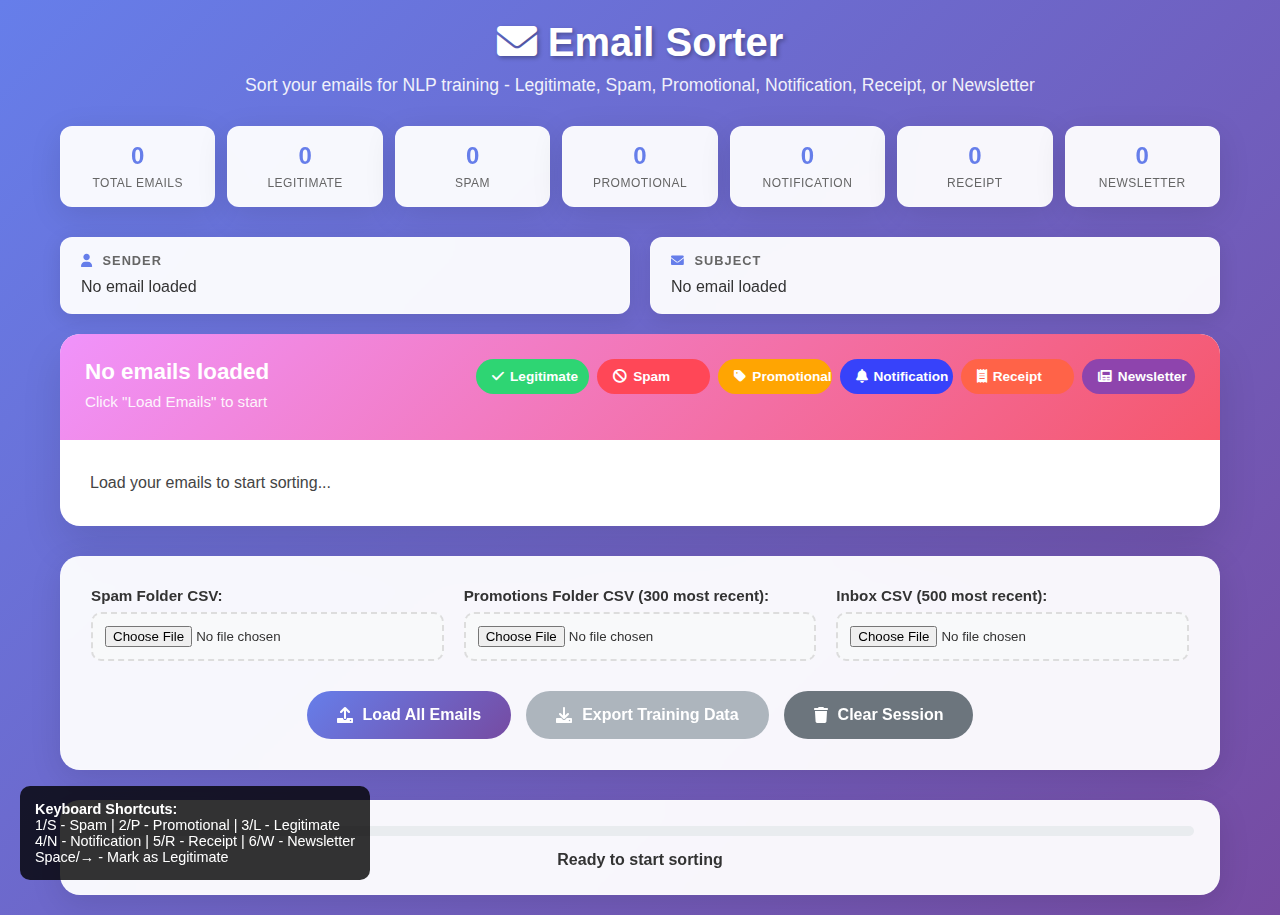
<file: index.html>
<!DOCTYPE html>
<html lang="en">
<head>
    <meta charset="UTF-8">
    <meta name="viewport" content="width=device-width, initial-scale=1.0">
    <title>Email Sorter - NLP Training Tool</title>
    <link rel="stylesheet" href="styles.css">
    <link href="https://cdnjs.cloudflare.com/ajax/libs/font-awesome/6.0.0/css/all.min.css" rel="stylesheet">
</head>
<body>
    <div class="container">
        <header>
            <h1><i class="fas fa-envelope"></i> Email Sorter</h1>
            <p>Sort your emails for NLP training - Legitimate, Spam, Promotional, Notification, Receipt, or Newsletter</p>
        </header>

        <div class="stats-bar">
            <div class="stat">
                <span class="stat-number" id="totalEmails">0</span>
                <span class="stat-label">Total Emails</span>
            </div>
            <div class="stat">
                <span class="stat-number" id="legitimateCount">0</span>
                <span class="stat-label">Legitimate</span>
            </div>
            <div class="stat">
                <span class="stat-number" id="spamCount">0</span>
                <span class="stat-label">Spam</span>
            </div>
            <div class="stat">
                <span class="stat-number" id="promoCount">0</span>
                <span class="stat-label">Promotional</span>
            </div>
            <div class="stat">
                <span class="stat-number" id="notificationCount">0</span>
                <span class="stat-label">Notification</span>
            </div>
            <div class="stat">
                <span class="stat-number" id="receiptCount">0</span>
                <span class="stat-label">Receipt</span>
            </div>
            <div class="stat">
                <span class="stat-number" id="newsletterCount">0</span>
                <span class="stat-label">Newsletter</span>
            </div>
        </div>

        <div class="email-summary">
            <div class="summary-box">
                <div class="summary-label">
                    <i class="fas fa-user"></i> Sender
                </div>
                <div class="summary-content" id="summarySender">No email loaded</div>
            </div>
            <div class="summary-box">
                <div class="summary-label">
                    <i class="fas fa-envelope"></i> Subject
                </div>
                <div class="summary-content" id="summarySubject">No email loaded</div>
            </div>
        </div>

        <div class="email-container">
            <div class="email-card" id="currentEmail">
                <div class="email-header">
                    <div class="email-info">
                        <h3 id="emailSubject">No emails loaded</h3>
                        <p id="emailSender">Click "Load Emails" to start</p>
                        <p id="emailDate"></p>
                    </div>
                    <div class="email-actions">
                        <button class="btn-legitimate" onclick="classifyEmail('legitimate')">
                            <i class="fas fa-check"></i> Legitimate
                        </button>
                        <button class="btn-spam" onclick="classifyEmail('spam')">
                            <i class="fas fa-ban"></i> Spam
                        </button>
                        <button class="btn-promo" onclick="classifyEmail('promotional')">
                            <i class="fas fa-tag"></i> Promotional
                        </button>
                        <button class="btn-notification" onclick="classifyEmail('notification')">
                            <i class="fas fa-bell"></i> Notification
                        </button>
                        <button class="btn-receipt" onclick="classifyEmail('receipt')">
                            <i class="fas fa-receipt"></i> Receipt
                        </button>
                        <button class="btn-newsletter" onclick="classifyEmail('newsletter')">
                            <i class="fas fa-newspaper"></i> Newsletter
                        </button>
                    </div>
                </div>
                <div class="email-content">
                    <div id="emailBody">Load your emails to start sorting...</div>
                </div>
            </div>
        </div>

        <div class="controls">
            <div class="file-inputs">
                <div class="input-group">
                    <label for="spamFile">Spam Folder CSV:</label>
                    <input type="file" id="spamFile" accept=".csv">
                </div>
                <div class="input-group">
                    <label for="promoFile">Promotions Folder CSV (300 most recent):</label>
                    <input type="file" id="promoFile" accept=".csv">
                </div>
                <div class="input-group">
                    <label for="inboxFile">Inbox CSV (500 most recent):</label>
                    <input type="file" id="inboxFile" accept=".csv">
                </div>
            </div>
            
            <div class="action-buttons">
                <button class="btn-primary" onclick="loadAllEmails()">
                    <i class="fas fa-upload"></i> Load All Emails
                </button>
                <button class="btn-secondary" onclick="exportCSV()" id="exportBtn" disabled>
                    <i class="fas fa-download"></i> Export Training Data
                </button>
                <button class="btn-secondary" onclick="confirmClearSession()">
                    <i class="fas fa-trash"></i> Clear Session
                </button>
            </div>
        </div>

        <div class="progress-section">
            <div class="progress-bar">
                <div class="progress-fill" id="progressFill"></div>
            </div>
            <p id="progressText">Ready to start sorting</p>
        </div>
    </div>

    <script src="script.js"></script>
</body>
</html>
</file>
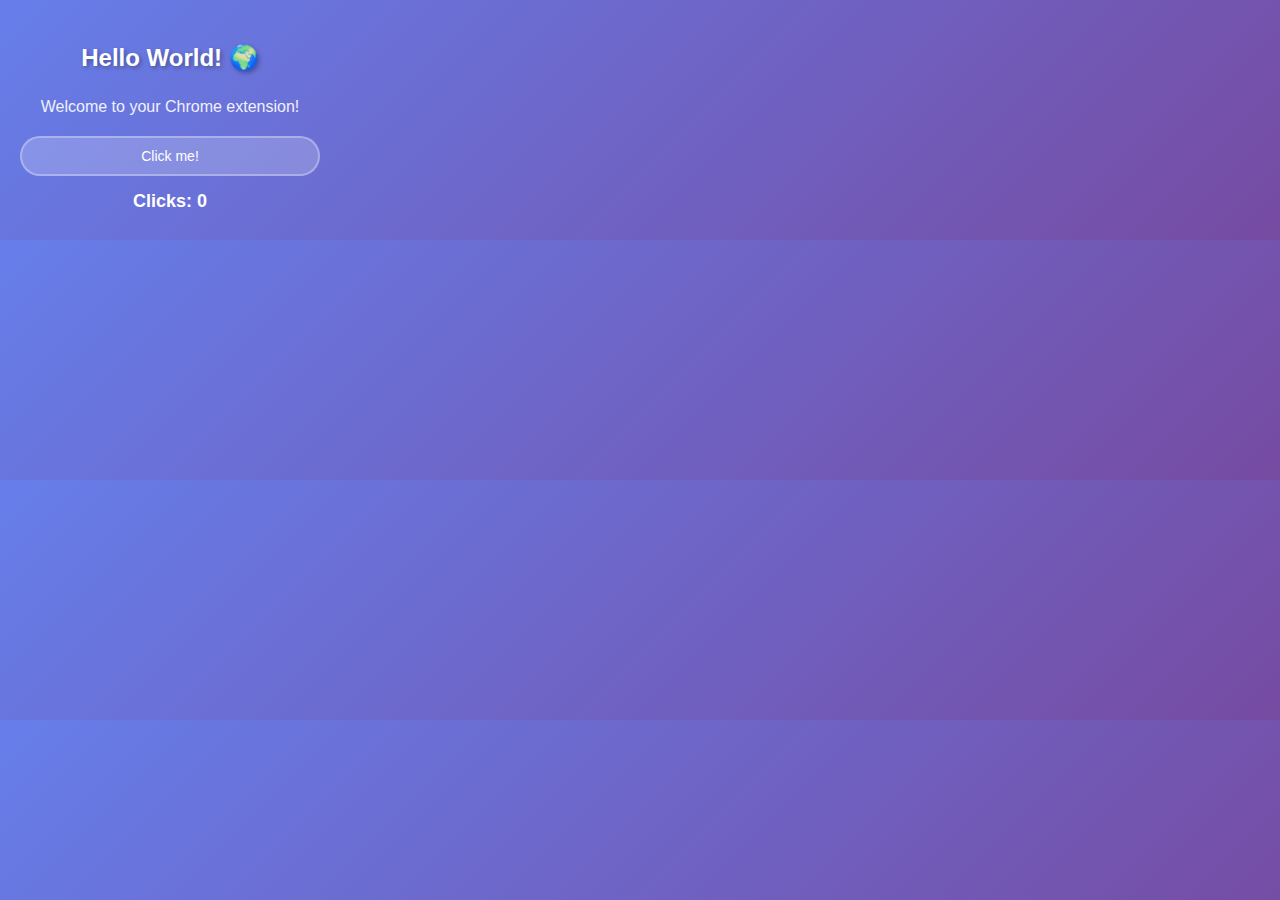
<file: popup.html>
<!DOCTYPE html>
<html>
<head>
  <meta charset="utf-8">
  <title>Hello World Extension</title>
  <style>
    body {
      width: 300px;
      height: 200px;
      padding: 20px;
      font-family: Arial, sans-serif;
      background: linear-gradient(135deg, #667eea 0%, #764ba2 100%);
      color: white;
      margin: 0;
    }
    
    .container {
      text-align: center;
      display: flex;
      flex-direction: column;
      justify-content: center;
      height: 100%;
    }
    
    h1 {
      font-size: 24px;
      margin-bottom: 10px;
      text-shadow: 2px 2px 4px rgba(0,0,0,0.3);
    }
    
    p {
      font-size: 16px;
      margin-bottom: 20px;
      opacity: 0.9;
    }
    
    button {
      background: rgba(255,255,255,0.2);
      border: 2px solid rgba(255,255,255,0.3);
      color: white;
      padding: 10px 20px;
      border-radius: 25px;
      cursor: pointer;
      font-size: 14px;
      transition: all 0.3s ease;
    }
    
    button:hover {
      background: rgba(255,255,255,0.3);
      transform: translateY(-2px);
      box-shadow: 0 4px 8px rgba(0,0,0,0.2);
    }
    
    .counter {
      font-size: 18px;
      font-weight: bold;
      margin-top: 15px;
    }
  </style>
</head>
<body>
  <div class="container">
    <h1>Hello World! 🌍</h1>
    <p>Welcome to your Chrome extension!</p>
    <button id="clickButton">Click me!</button>
    <div class="counter" id="counter">Clicks: 0</div>
  </div>
  <script src="popup.js"></script>
</body>
</html>
</file>
<file: styles.css>
* {
    margin: 0;
    padding: 0;
    box-sizing: border-box;
}

body {
    font-family: 'Segoe UI', Tahoma, Geneva, Verdana, sans-serif;
    background: linear-gradient(135deg, #667eea 0%, #764ba2 100%);
    min-height: 100vh;
    color: #333;
}

.container {
    max-width: 1200px;
    margin: 0 auto;
    padding: 20px;
}

header {
    text-align: center;
    margin-bottom: 30px;
    color: white;
}

header h1 {
    font-size: 2.5rem;
    margin-bottom: 10px;
    text-shadow: 2px 2px 4px rgba(0,0,0,0.3);
}

header p {
    font-size: 1.1rem;
    opacity: 0.9;
}

.stats-bar {
    display: grid;
    grid-template-columns: repeat(7, 1fr);
    gap: 12px;
    margin-bottom: 30px;
}

.stat {
    background: rgba(255, 255, 255, 0.95);
    padding: 15px 10px;
    border-radius: 12px;
    text-align: center;
    box-shadow: 0 8px 32px rgba(0,0,0,0.1);
    backdrop-filter: blur(10px);
    border: 1px solid rgba(255,255,255,0.2);
}

.stat-number {
    display: block;
    font-size: 1.5rem;
    font-weight: bold;
    color: #667eea;
    margin-bottom: 3px;
}

.stat-label {
    font-size: 0.75rem;
    color: #666;
    text-transform: uppercase;
    letter-spacing: 0.5px;
}

.email-summary {
    display: grid;
    grid-template-columns: 1fr 1fr;
    gap: 20px;
    margin-bottom: 20px;
}

.summary-box {
    background: rgba(255, 255, 255, 0.95);
    padding: 15px 20px;
    border-radius: 12px;
    box-shadow: 0 4px 20px rgba(0,0,0,0.1);
    backdrop-filter: blur(10px);
    border: 1px solid rgba(255,255,255,0.2);
}

.summary-label {
    font-size: 0.8rem;
    color: #666;
    text-transform: uppercase;
    letter-spacing: 1px;
    margin-bottom: 8px;
    font-weight: 600;
}

.summary-label i {
    margin-right: 5px;
    color: #667eea;
}

.summary-content {
    font-size: 1rem;
    color: #333;
    font-weight: 500;
    line-height: 1.4;
    word-wrap: break-word;
    max-height: 60px;
    overflow: hidden;
    text-overflow: ellipsis;
    display: -webkit-box;
    -webkit-line-clamp: 2;
    -webkit-box-orient: vertical;
}

.email-container {
    margin-bottom: 30px;
}

.email-card {
    background: white;
    border-radius: 20px;
    box-shadow: 0 20px 40px rgba(0,0,0,0.1);
    overflow: hidden;
    margin-bottom: 20px;
}

.email-header {
    background: linear-gradient(135deg, #f093fb 0%, #f5576c 100%);
    color: white;
    padding: 25px;
    display: flex;
    justify-content: space-between;
    align-items: flex-start;
    gap: 20px;
}

.email-info {
    flex: 1;
    min-width: 0;
    max-width: 60%;
}

.email-info h3 {
    font-size: 1.4rem;
    margin-bottom: 8px;
    font-weight: 600;
    overflow: hidden;
    text-overflow: ellipsis;
    white-space: nowrap;
}

.email-info p {
    margin-bottom: 5px;
    opacity: 0.9;
    font-size: 0.95rem;
}

.email-actions {
    display: flex;
    gap: 8px;
    flex-wrap: nowrap;
    justify-content: space-between;
    flex-shrink: 0;
    min-width: 0;
}

.email-actions button {
    padding: 10px 16px;
    border: none;
    border-radius: 20px;
    font-weight: 600;
    cursor: pointer;
    transition: all 0.3s ease;
    font-size: 0.85rem;
    display: flex;
    align-items: center;
    gap: 6px;
    flex: 1;
    min-width: 0;
}

.btn-spam {
    background: #ff4757;
    color: white;
}

.btn-spam:hover {
    background: #ff3742;
    transform: translateY(-2px);
    box-shadow: 0 5px 15px rgba(255, 71, 87, 0.4);
}

.btn-promo {
    background: #ffa502;
    color: white;
}

.btn-promo:hover {
    background: #ff9500;
    transform: translateY(-2px);
    box-shadow: 0 5px 15px rgba(255, 165, 2, 0.4);
}

.btn-legitimate {
    background: #2ed573;
    color: white;
}

.btn-legitimate:hover {
    background: #26d0ce;
    transform: translateY(-2px);
    box-shadow: 0 5px 15px rgba(46, 213, 115, 0.4);
}

.btn-notification {
    background: #3742fa;
    color: white;
}

.btn-notification:hover {
    background: #2f3542;
    transform: translateY(-2px);
    box-shadow: 0 5px 15px rgba(55, 66, 250, 0.4);
}

.btn-receipt {
    background: #ff6348;
    color: white;
}

.btn-receipt:hover {
    background: #ff4757;
    transform: translateY(-2px);
    box-shadow: 0 5px 15px rgba(255, 99, 72, 0.4);
}

.btn-newsletter {
    background: #8e44ad;
    color: white;
}

.btn-newsletter:hover {
    background: #7d3c98;
    transform: translateY(-2px);
    box-shadow: 0 5px 15px rgba(142, 68, 173, 0.4);
}

.email-content {
    padding: 30px;
    max-height: 400px;
    overflow-y: auto;
}

#emailBody {
    line-height: 1.6;
    color: #444;
    white-space: pre-wrap;
    word-wrap: break-word;
}

.controls {
    background: rgba(255, 255, 255, 0.95);
    border-radius: 20px;
    padding: 30px;
    margin-bottom: 30px;
    box-shadow: 0 8px 32px rgba(0,0,0,0.1);
    backdrop-filter: blur(10px);
    border: 1px solid rgba(255,255,255,0.2);
}

.file-inputs {
    display: grid;
    grid-template-columns: repeat(auto-fit, minmax(300px, 1fr));
    gap: 20px;
    margin-bottom: 30px;
}

.input-group {
    display: flex;
    flex-direction: column;
    gap: 8px;
}

.input-group label {
    font-weight: 600;
    color: #333;
    font-size: 0.95rem;
}

.input-group input[type="file"] {
    padding: 12px;
    border: 2px dashed #ddd;
    border-radius: 10px;
    background: #f8f9fa;
    cursor: pointer;
    transition: all 0.3s ease;
}

.input-group input[type="file"]:hover {
    border-color: #667eea;
    background: #f0f2ff;
}

.action-buttons {
    display: flex;
    gap: 15px;
    flex-wrap: wrap;
    justify-content: center;
}

.action-buttons button {
    padding: 15px 30px;
    border: none;
    border-radius: 25px;
    font-weight: 600;
    cursor: pointer;
    transition: all 0.3s ease;
    font-size: 1rem;
    display: flex;
    align-items: center;
    gap: 10px;
}

.btn-primary {
    background: linear-gradient(135deg, #667eea 0%, #764ba2 100%);
    color: white;
}

.btn-primary:hover {
    transform: translateY(-2px);
    box-shadow: 0 8px 25px rgba(102, 126, 234, 0.4);
}

.btn-secondary {
    background: #6c757d;
    color: white;
}

.btn-secondary:hover {
    background: #5a6268;
    transform: translateY(-2px);
    box-shadow: 0 8px 25px rgba(108, 117, 125, 0.4);
}

.btn-secondary:disabled {
    background: #adb5bd;
    cursor: not-allowed;
    transform: none;
    box-shadow: none;
}

.progress-section {
    background: rgba(255, 255, 255, 0.95);
    border-radius: 20px;
    padding: 25px;
    box-shadow: 0 8px 32px rgba(0,0,0,0.1);
    backdrop-filter: blur(10px);
    border: 1px solid rgba(255,255,255,0.2);
}

.progress-bar {
    width: 100%;
    height: 10px;
    background: #e9ecef;
    border-radius: 5px;
    overflow: hidden;
    margin-bottom: 15px;
}

.progress-fill {
    height: 100%;
    background: linear-gradient(90deg, #667eea 0%, #764ba2 100%);
    width: 0%;
    transition: width 0.3s ease;
}

#progressText {
    text-align: center;
    font-weight: 600;
    color: #333;
}

/* Responsive Design */
@media (max-width: 768px) {
    .container {
        padding: 15px;
    }
    
    header h1 {
        font-size: 2rem;
    }
    
    .email-header {
        flex-direction: column;
        align-items: stretch;
    }
    
    .email-info {
        max-width: 100%;
    }
    
    .email-info h3 {
        white-space: normal;
        overflow: visible;
        text-overflow: clip;
    }
    
    .email-actions {
        flex-wrap: wrap;
        justify-content: center;
        gap: 8px;
    }
    
    .email-actions button {
        flex: none;
        min-width: auto;
        padding: 12px 18px;
        font-size: 0.9rem;
    }
    
    .action-buttons {
        flex-direction: column;
    }
    
    .file-inputs {
        grid-template-columns: 1fr;
    }
    
    .stats-bar {
        grid-template-columns: repeat(3, 1fr);
        gap: 10px;
    }
    
    .stat {
        padding: 12px 8px;
    }
    
    .stat-number {
        font-size: 1.3rem;
    }
    
    .stat-label {
        font-size: 0.7rem;
    }
}

/* Scrollbar Styling */
.email-content::-webkit-scrollbar {
    width: 8px;
}

.email-content::-webkit-scrollbar-track {
    background: #f1f1f1;
    border-radius: 4px;
}

.email-content::-webkit-scrollbar-thumb {
    background: #c1c1c1;
    border-radius: 4px;
}

.email-content::-webkit-scrollbar-thumb:hover {
    background: #a8a8a8;
}

/* Loading Animation */
.loading {
    opacity: 0.6;
    pointer-events: none;
}

.loading::after {
    content: '';
    position: absolute;
    top: 50%;
    left: 50%;
    width: 20px;
    height: 20px;
    margin: -10px 0 0 -10px;
    border: 2px solid #f3f3f3;
    border-top: 2px solid #667eea;
    border-radius: 50%;
    animation: spin 1s linear infinite;
}

@keyframes spin {
    0% { transform: rotate(0deg); }
    100% { transform: rotate(360deg); }
}
</file>
